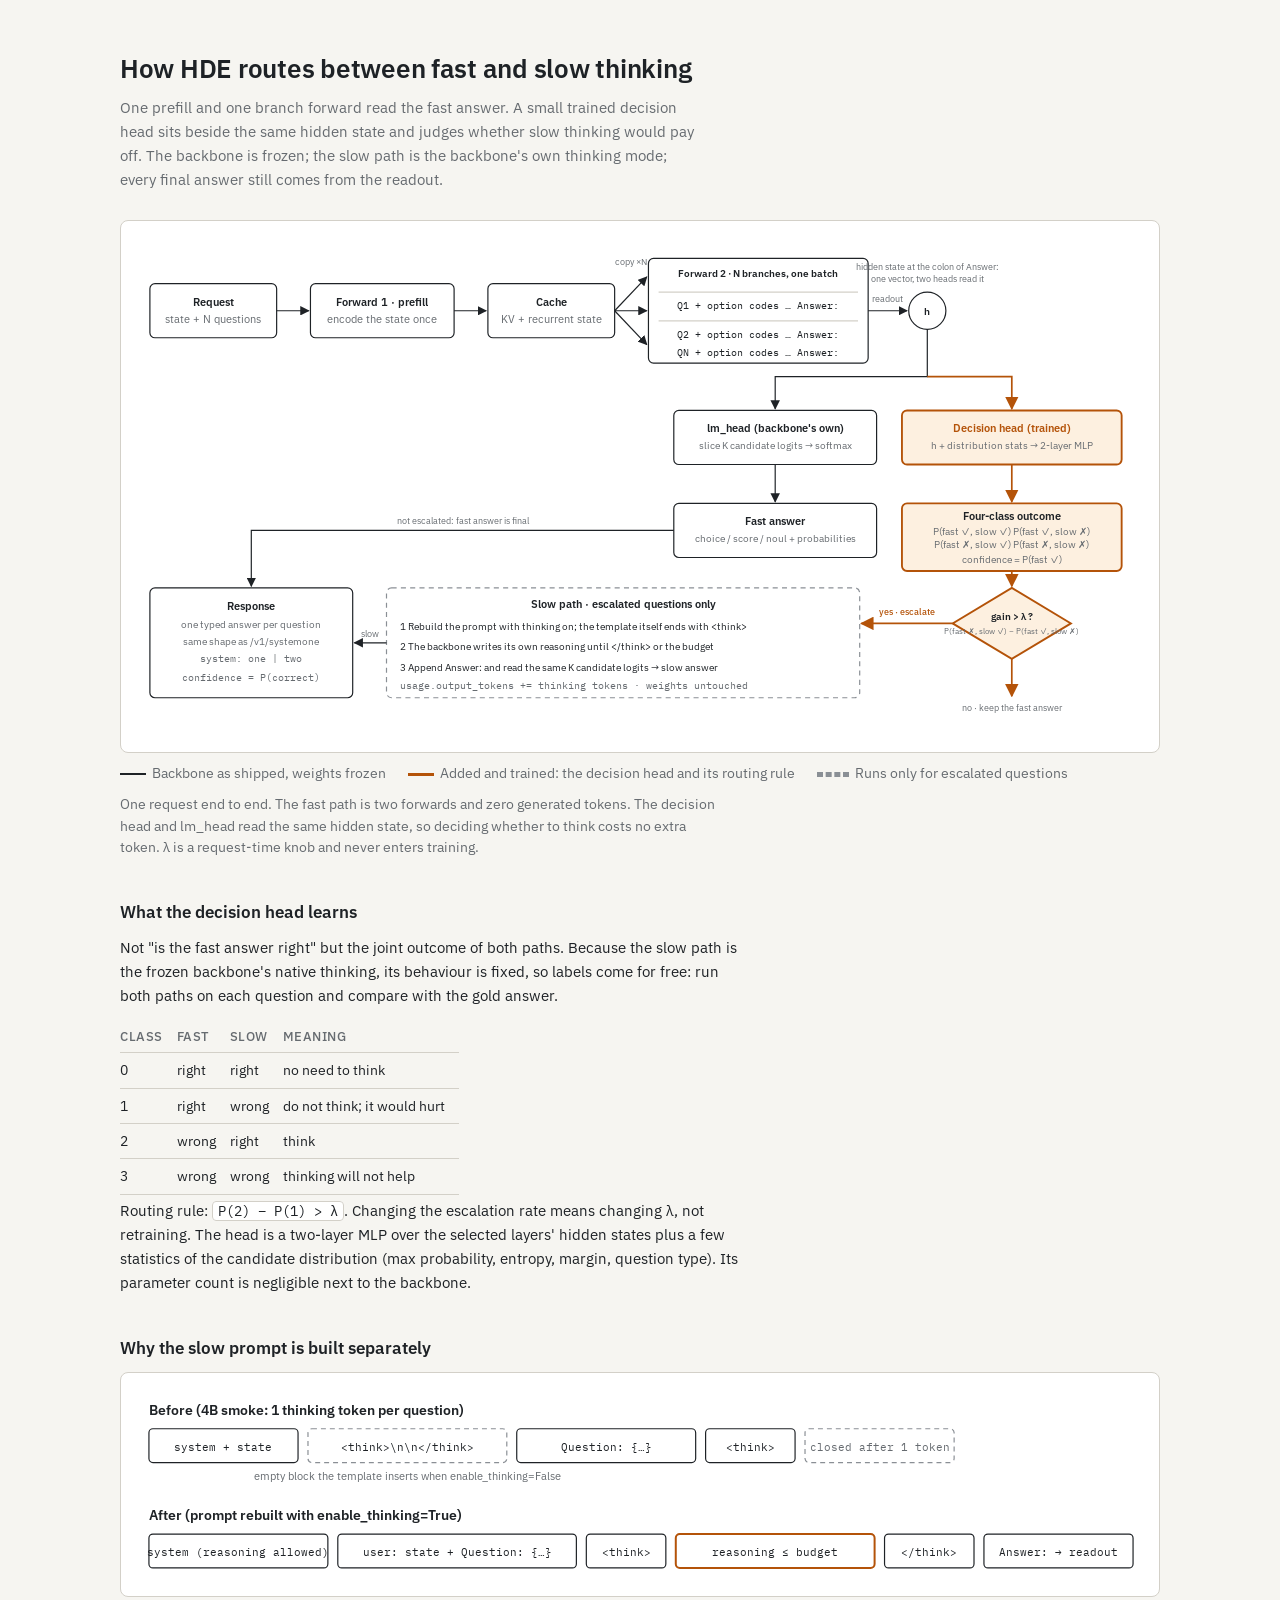
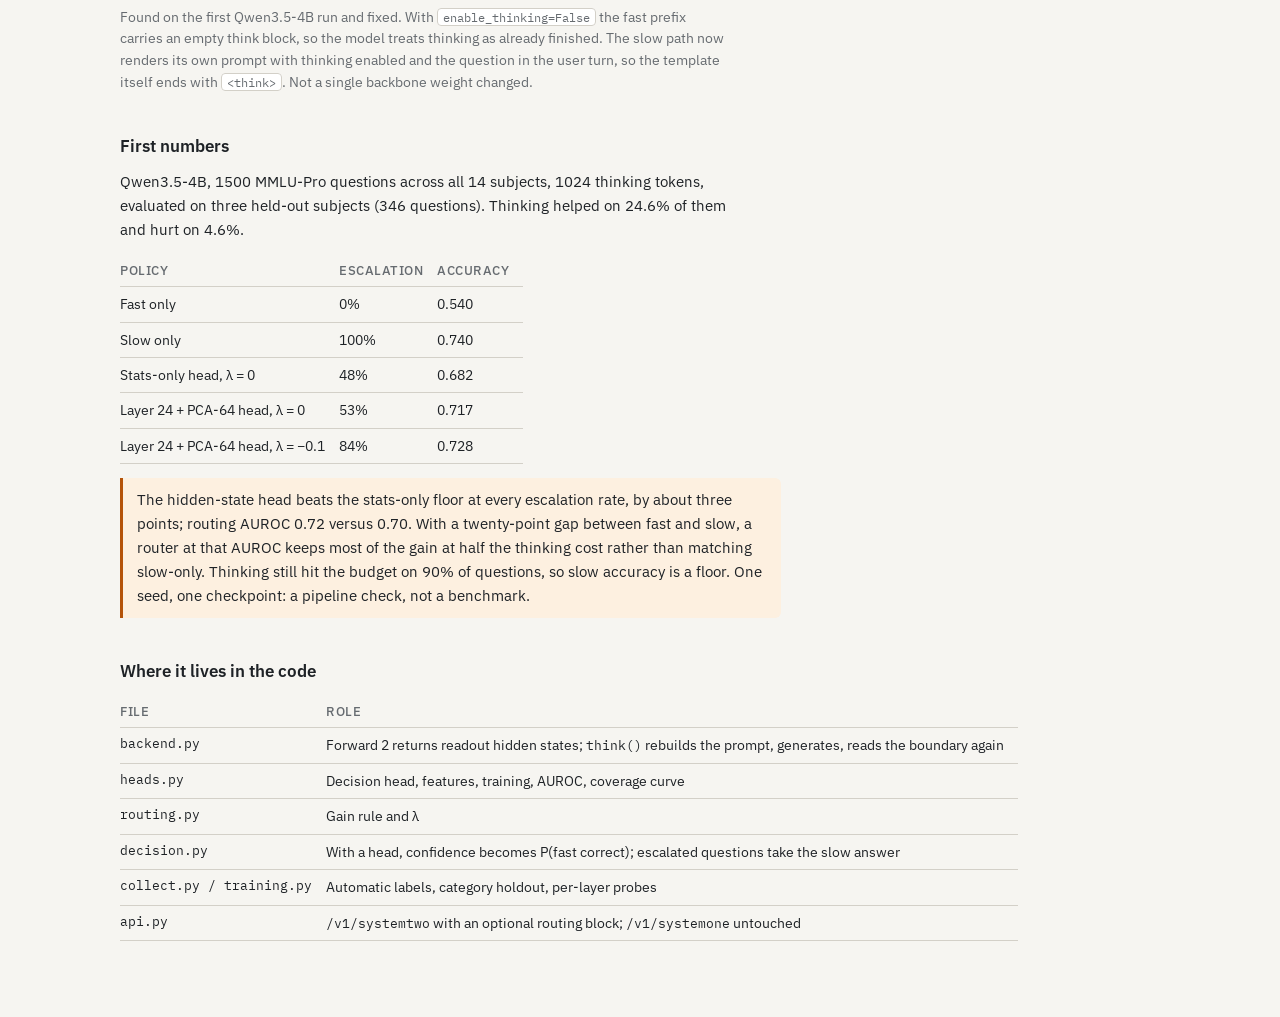
<file: docs/design/fast-slow-diagram.html>
<!doctype html>
<html lang="en">
<head>
<meta charset="utf-8">
<meta name="viewport" content="width=device-width, initial-scale=1">
<title>HDE Fast and Slow</title>
<link rel="stylesheet" href="https://fonts.googleapis.com/css2?family=IBM+Plex+Sans:wght@400;500;600&family=IBM+Plex+Mono:wght@400;500&display=swap">
<style>
  :root {
    --bg: #f6f5f1;
    --panel: #ffffff;
    --ink: #1e2226;
    --muted: #666b70;
    --line: #d3d0c8;
    --accent: #b45309;
    --accent-soft: #fdf0e0;
    --dash: #8a8f95;
  }
  @media (prefers-color-scheme: dark) {
    :root:not([data-theme="light"]) {
      --bg: #16181b; --panel: #1e2125; --ink: #e8e6e0; --muted: #a0a4a8;
      --line: #3a3e43; --accent: #f2b544; --accent-soft: #33291a; --dash: #8a8f95;
    }
  }
  :root[data-theme="dark"] {
    --bg: #16181b; --panel: #1e2125; --ink: #e8e6e0; --muted: #a0a4a8;
    --line: #3a3e43; --accent: #f2b544; --accent-soft: #33291a; --dash: #8a8f95;
  }
  body {
    background: var(--bg); color: var(--ink);
    font-family: "IBM Plex Sans", "Helvetica Neue", Arial, sans-serif;
    font-size: 15px; line-height: 1.6;
  }
  .wrap { max-width: 1040px; margin: 0 auto; padding-block: 40px 64px; padding-inline: 20px; }
  h1 { font-size: 26px; font-weight: 600; letter-spacing: -0.01em; margin: 0 0 6px; text-wrap: balance; }
  .lede { color: var(--muted); margin: 0 0 28px; max-width: 64ch; }
  h2 { font-size: 17px; font-weight: 600; margin: 40px 0 10px; }
  p { max-width: 70ch; margin: 0 0 12px; }
  code, .mono { font-family: "IBM Plex Mono", ui-monospace, Menlo, monospace; font-size: 0.92em; }
  code { background: var(--panel); border: 1px solid var(--line); border-radius: 4px; padding: 0 5px; }
  figure { margin: 0; }
  .scroll { overflow-x: auto; background: var(--panel); border: 1px solid var(--line); border-radius: 8px; padding: 12px; }
  svg { display: block; max-width: 100%; height: auto; min-width: 780px; color: var(--ink); font-family: "IBM Plex Sans", Arial, sans-serif; }
  svg .mono { font-family: "IBM Plex Mono", Menlo, monospace; }
  figcaption { color: var(--muted); font-size: 13.5px; margin-top: 10px; max-width: 76ch; }
  .legend { display: flex; flex-wrap: wrap; gap: 8px 22px; margin: 10px 0 0; padding: 0; list-style: none; font-size: 13.5px; color: var(--muted); }
  .legend span.sw { display: inline-block; width: 26px; height: 0; border-top: 2px solid var(--ink); vertical-align: middle; margin-right: 6px; }
  .legend span.sw.acc { border-color: var(--accent); border-width: 3px; }
  .legend span.sw.dash { border-style: dashed; border-color: var(--dash); }
  table { border-collapse: collapse; font-size: 14px; margin: 8px 0 4px; }
  th, td { text-align: left; padding: 6px 14px 6px 0; border-bottom: 1px solid var(--line); vertical-align: top; }
  th { color: var(--muted); font-weight: 500; font-size: 12.5px; letter-spacing: 0.04em; text-transform: uppercase; }
  td.num { font-variant-numeric: tabular-nums; }
  .note { border-left: 3px solid var(--accent); background: var(--accent-soft); padding: 10px 14px; border-radius: 0 6px 6px 0; margin: 14px 0; max-width: 70ch; }
</style>
</head>
<body>

<div class="wrap">
  <h1>How HDE routes between fast and slow thinking</h1>
  <p class="lede">One prefill and one branch forward read the fast answer. A small trained decision head sits beside the same hidden state and judges whether slow thinking would pay off. The backbone is frozen; the slow path is the backbone's own thinking mode; every final answer still comes from the readout.</p>

  <figure>
    <div class="scroll">
      <svg viewBox="0 0 1200 600" role="img" aria-label="HDE request flow: the state is prefilled once into a cache, copied N ways and joined with each question's suffix for one batched forward; the hidden state at the Answer colon feeds both lm_head, giving the fast answer, and the decision head, giving a four-class outcome distribution; questions whose escalation gain exceeds lambda take the slow path, which generates reasoning in thinking mode and then reads the same Answer boundary; the response merges fast and slow answers.">
        <defs>
          <marker id="arr" viewBox="0 0 10 10" refX="9" refY="5" markerWidth="8" markerHeight="8" orient="auto-start-reverse">
            <path d="M0,0 L10,5 L0,10 z" fill="currentColor"/>
          </marker>
          <marker id="arr-acc" viewBox="0 0 10 10" refX="9" refY="5" markerWidth="8" markerHeight="8" orient="auto-start-reverse">
            <path d="M0,0 L10,5 L0,10 z" fill="var(--accent)"/>
          </marker>
        </defs>
        <g fill="none" stroke="currentColor" stroke-width="1.4">
          <rect x="20" y="60" width="150" height="64" rx="6" fill="var(--panel)"/>
          <rect x="210" y="60" width="170" height="64" rx="6" fill="var(--panel)"/>
          <rect x="420" y="60" width="150" height="64" rx="6" fill="var(--panel)"/>
          <rect x="610" y="30" width="260" height="124" rx="6" fill="var(--panel)"/>
          <line x1="622" y1="70" x2="858" y2="70" stroke="var(--line)"/>
          <line x1="622" y1="104" x2="858" y2="104" stroke="var(--line)"/>
          <circle cx="940" cy="92" r="22" fill="var(--panel)"/>
          <rect x="640" y="210" width="240" height="64" rx="6" fill="var(--panel)"/>
          <rect x="640" y="320" width="240" height="64" rx="6" fill="var(--panel)"/>
          <rect x="20" y="420" width="240" height="130" rx="6" fill="var(--panel)"/>
          <rect x="300" y="420" width="560" height="130" rx="6" fill="var(--panel)" stroke="var(--dash)" stroke-dasharray="6 5"/>
        </g>
        <g fill="none" stroke="var(--accent)" stroke-width="2.2">
          <rect x="910" y="210" width="260" height="64" rx="6" fill="var(--accent-soft)"/>
          <rect x="910" y="320" width="260" height="80" rx="6" fill="var(--accent-soft)"/>
          <polygon points="1040,420 1110,462 1040,504 970,462" fill="var(--accent-soft)"/>
        </g>

        <g fill="none" stroke="currentColor" stroke-width="1.4" marker-end="url(#arr)">
          <line x1="170" y1="92" x2="208" y2="92"/>
          <line x1="380" y1="92" x2="418" y2="92"/>
          <line x1="570" y1="92" x2="608" y2="52"/>
          <line x1="570" y1="92" x2="608" y2="92"/>
          <line x1="570" y1="92" x2="608" y2="132"/>
          <line x1="870" y1="92" x2="916" y2="92"/>
          <polyline points="940,114 940,170 760,170 760,208"/>
          <line x1="760" y1="274" x2="760" y2="318"/>
          <polyline points="640,352 140,352 140,418"/>
          <line x1="300" y1="485" x2="262" y2="485"/>
        </g>
        <g fill="none" stroke="var(--accent)" stroke-width="2" marker-end="url(#arr-acc)">
          <polyline points="940,170 1040,170 1040,208"/>
          <line x1="1040" y1="274" x2="1040" y2="318"/>
          <line x1="1040" y1="400" x2="1040" y2="418"/>
          <line x1="970" y1="462" x2="862" y2="462"/>
          <line x1="1040" y1="504" x2="1040" y2="548"/>
        </g>

        <g font-size="12.5" fill="currentColor">
          <text x="95" y="86" text-anchor="middle" font-weight="600">Request</text>
          <text x="95" y="106" text-anchor="middle" fill="var(--muted)">state + N questions</text>

          <text x="295" y="86" text-anchor="middle" font-weight="600">Forward 1 · prefill</text>
          <text x="295" y="106" text-anchor="middle" fill="var(--muted)">encode the state once</text>

          <text x="495" y="86" text-anchor="middle" font-weight="600">Cache</text>
          <text x="495" y="106" text-anchor="middle" fill="var(--muted)">KV + recurrent state</text>
          <text x="589" y="38" text-anchor="middle" fill="var(--muted)" font-size="11">copy ×N</text>

          <text x="740" y="52" text-anchor="middle" font-weight="600" font-size="12">Forward 2 · N branches, one batch</text>
          <text x="740" y="90" text-anchor="middle" class="mono" font-size="11.5">Q1 + option codes … Answer:</text>
          <text x="740" y="124" text-anchor="middle" class="mono" font-size="11.5">Q2 + option codes … Answer:</text>
          <text x="740" y="146" text-anchor="middle" class="mono" font-size="11.5">QN + option codes … Answer:</text>
          <text x="893" y="82" text-anchor="middle" fill="var(--muted)" font-size="11">readout</text>

          <text x="940" y="97" text-anchor="middle" font-weight="600" class="mono">h</text>
          <text x="940" y="44" text-anchor="middle" fill="var(--muted)" font-size="11">hidden state at the colon of Answer:</text>
          <text x="940" y="58" text-anchor="middle" fill="var(--muted)" font-size="11">one vector, two heads read it</text>

          <text x="760" y="236" text-anchor="middle" font-weight="600">lm_head (backbone's own)</text>
          <text x="760" y="256" text-anchor="middle" fill="var(--muted)" font-size="12">slice K candidate logits → softmax</text>

          <text x="760" y="346" text-anchor="middle" font-weight="600">Fast answer</text>
          <text x="760" y="366" text-anchor="middle" fill="var(--muted)" font-size="12">choice / score / noul + probabilities</text>
          <text x="390" y="344" text-anchor="middle" fill="var(--muted)" font-size="11">not escalated: fast answer is final</text>

          <text x="1040" y="236" text-anchor="middle" font-weight="600" fill="var(--accent)">Decision head (trained)</text>
          <text x="1040" y="256" text-anchor="middle" fill="var(--muted)" font-size="12">h + distribution stats → 2-layer MLP</text>

          <text x="1040" y="340" text-anchor="middle" font-weight="600">Four-class outcome</text>
          <text x="1040" y="358" text-anchor="middle" fill="var(--muted)" font-size="11.5">P(fast ✓, slow ✓)   P(fast ✓, slow ✗)</text>
          <text x="1040" y="373" text-anchor="middle" fill="var(--muted)" font-size="11.5">P(fast ✗, slow ✓)   P(fast ✗, slow ✗)</text>
          <text x="1040" y="390" text-anchor="middle" fill="var(--muted)" font-size="11.5">confidence = P(fast ✓)</text>

          <text x="1040" y="458" text-anchor="middle" font-weight="600" font-size="12">gain &gt; λ ?</text>
          <text x="1040" y="474" text-anchor="middle" fill="var(--muted)" font-size="10">P(fast ✗, slow ✓) − P(fast ✓, slow ✗)</text>
          <text x="916" y="452" text-anchor="middle" fill="var(--accent)" font-size="11" font-weight="500">yes · escalate</text>
          <text x="1040" y="566" text-anchor="middle" fill="var(--muted)" font-size="11">no · keep the fast answer</text>

          <text x="580" y="444" text-anchor="middle" font-weight="600">Slow path · escalated questions only</text>
          <text x="316" y="470" font-size="12">1  Rebuild the prompt with thinking on; the template itself ends with &lt;think&gt;</text>
          <text x="316" y="494" font-size="12">2  The backbone writes its own reasoning until &lt;/think&gt; or the budget</text>
          <text x="316" y="518" font-size="12">3  Append Answer: and read the same K candidate logits → slow answer</text>
          <text x="316" y="540" font-size="11" fill="var(--muted)" class="mono">usage.output_tokens += thinking tokens · weights untouched</text>

          <text x="140" y="446" text-anchor="middle" font-weight="600">Response</text>
          <text x="140" y="468" text-anchor="middle" fill="var(--muted)" font-size="12">one typed answer per question</text>
          <text x="140" y="488" text-anchor="middle" fill="var(--muted)" font-size="12">same shape as /v1/systemone</text>
          <text x="140" y="508" text-anchor="middle" fill="var(--muted)" font-size="12" class="mono">system: one | two</text>
          <text x="140" y="530" text-anchor="middle" fill="var(--muted)" font-size="12" class="mono">confidence = P(correct)</text>
          <text x="281" y="478" text-anchor="middle" fill="var(--muted)" font-size="11">slow</text>
        </g>
      </svg>
    </div>
    <ul class="legend">
      <li><span class="sw"></span>Backbone as shipped, weights frozen</li>
      <li><span class="sw acc"></span>Added and trained: the decision head and its routing rule</li>
      <li><span class="sw dash"></span>Runs only for escalated questions</li>
    </ul>
    <figcaption>One request end to end. The fast path is two forwards and zero generated tokens. The decision head and lm_head read the same hidden state, so deciding whether to think costs no extra token. λ is a request-time knob and never enters training.</figcaption>
  </figure>

  <h2>What the decision head learns</h2>
  <p>Not "is the fast answer right" but the joint outcome of both paths. Because the slow path is the frozen backbone's native thinking, its behaviour is fixed, so labels come for free: run both paths on each question and compare with the gold answer.</p>
  <table>
    <tr><th>Class</th><th>Fast</th><th>Slow</th><th>Meaning</th></tr>
    <tr><td class="num">0</td><td>right</td><td>right</td><td>no need to think</td></tr>
    <tr><td class="num">1</td><td>right</td><td>wrong</td><td>do not think; it would hurt</td></tr>
    <tr><td class="num">2</td><td>wrong</td><td>right</td><td>think</td></tr>
    <tr><td class="num">3</td><td>wrong</td><td>wrong</td><td>thinking will not help</td></tr>
  </table>
  <p>Routing rule: <code>P(2) − P(1) &gt; λ</code>. Changing the escalation rate means changing λ, not retraining. The head is a two-layer MLP over the selected layers' hidden states plus a few statistics of the candidate distribution (max probability, entropy, margin, question type). Its parameter count is negligible next to the backbone.</p>

  <h2>Why the slow prompt is built separately</h2>
  <figure>
    <div class="scroll">
      <svg viewBox="0 0 1020 200" role="img" aria-label="Two slow-path prompts compared. Before: the fast prefix was reused, and it already contained an empty think block, so the model closed the appended think tag after one token. After: the prompt is rebuilt with thinking enabled, the question goes in the user turn, and the template itself ends with an open think tag, so the model writes its reasoning.">
        <g font-size="12.5" fill="currentColor" class="mono">
          <text x="16" y="30" font-weight="600" font-family="IBM Plex Sans, Arial">Before (4B smoke: 1 thinking token per question)</text>
          <g stroke="currentColor" stroke-width="1.2" fill="var(--panel)">
            <rect x="16" y="44" width="150" height="34" rx="4"/>
            <rect x="176" y="44" width="200" height="34" rx="4" stroke="var(--dash)" stroke-dasharray="5 4"/>
            <rect x="386" y="44" width="180" height="34" rx="4"/>
            <rect x="576" y="44" width="90" height="34" rx="4"/>
            <rect x="676" y="44" width="150" height="34" rx="4" stroke="var(--dash)" stroke-dasharray="5 4"/>
          </g>
          <text x="91" y="66" text-anchor="middle" font-size="11.5">system + state</text>
          <text x="276" y="66" text-anchor="middle" font-size="11.5">&lt;think&gt;\n\n&lt;/think&gt;</text>
          <text x="476" y="66" text-anchor="middle" font-size="11.5">Question: {…}</text>
          <text x="621" y="66" text-anchor="middle" font-size="11.5">&lt;think&gt;</text>
          <text x="751" y="66" text-anchor="middle" font-size="11.5" fill="var(--muted)">closed after 1 token</text>
          <text x="276" y="96" text-anchor="middle" font-size="11" fill="var(--muted)" font-family="IBM Plex Sans, Arial">empty block the template inserts when enable_thinking=False</text>

          <text x="16" y="136" font-weight="600" font-family="IBM Plex Sans, Arial">After (prompt rebuilt with enable_thinking=True)</text>
          <g stroke="currentColor" stroke-width="1.2" fill="var(--panel)">
            <rect x="16" y="150" width="180" height="34" rx="4"/>
            <rect x="206" y="150" width="240" height="34" rx="4"/>
            <rect x="456" y="150" width="80" height="34" rx="4"/>
            <rect x="546" y="150" width="200" height="34" rx="4" stroke="var(--accent)" stroke-width="2"/>
            <rect x="756" y="150" width="90" height="34" rx="4"/>
            <rect x="856" y="150" width="150" height="34" rx="4"/>
          </g>
          <text x="106" y="172" text-anchor="middle" font-size="11.5">system (reasoning allowed)</text>
          <text x="326" y="172" text-anchor="middle" font-size="11.5">user: state + Question: {…}</text>
          <text x="496" y="172" text-anchor="middle" font-size="11.5">&lt;think&gt;</text>
          <text x="646" y="172" text-anchor="middle" font-size="11.5">reasoning ≤ budget</text>
          <text x="801" y="172" text-anchor="middle" font-size="11.5">&lt;/think&gt;</text>
          <text x="931" y="172" text-anchor="middle" font-size="11.5">Answer: → readout</text>
        </g>
      </svg>
    </div>
    <figcaption>Found on the first Qwen3.5-4B run and fixed. With <code>enable_thinking=False</code> the fast prefix carries an empty think block, so the model treats thinking as already finished. The slow path now renders its own prompt with thinking enabled and the question in the user turn, so the template itself ends with <code>&lt;think&gt;</code>. Not a single backbone weight changed.</figcaption>
  </figure>

  <h2>First numbers</h2>
  <p>Qwen3.5-4B, 1500 MMLU-Pro questions across all 14 subjects, 1024 thinking tokens, evaluated on three held-out subjects (346 questions). Thinking helped on 24.6% of them and hurt on 4.6%.</p>
  <table>
    <tr><th>Policy</th><th>Escalation</th><th>Accuracy</th></tr>
    <tr><td>Fast only</td><td class="num">0%</td><td class="num">0.540</td></tr>
    <tr><td>Slow only</td><td class="num">100%</td><td class="num">0.740</td></tr>
    <tr><td>Stats-only head, λ = 0</td><td class="num">48%</td><td class="num">0.682</td></tr>
    <tr><td>Layer 24 + PCA-64 head, λ = 0</td><td class="num">53%</td><td class="num">0.717</td></tr>
    <tr><td>Layer 24 + PCA-64 head, λ = −0.1</td><td class="num">84%</td><td class="num">0.728</td></tr>
  </table>
  <div class="note">The hidden-state head beats the stats-only floor at every escalation rate, by about three points; routing AUROC 0.72 versus 0.70. With a twenty-point gap between fast and slow, a router at that AUROC keeps most of the gain at half the thinking cost rather than matching slow-only. Thinking still hit the budget on 90% of questions, so slow accuracy is a floor. One seed, one checkpoint: a pipeline check, not a benchmark.</div>

  <h2>Where it lives in the code</h2>
  <table>
    <tr><th>File</th><th>Role</th></tr>
    <tr><td class="mono">backend.py</td><td>Forward 2 returns readout hidden states; <span class="mono">think()</span> rebuilds the prompt, generates, reads the boundary again</td></tr>
    <tr><td class="mono">heads.py</td><td>Decision head, features, training, AUROC, coverage curve</td></tr>
    <tr><td class="mono">routing.py</td><td>Gain rule and λ</td></tr>
    <tr><td class="mono">decision.py</td><td>With a head, confidence becomes P(fast correct); escalated questions take the slow answer</td></tr>
    <tr><td class="mono">collect.py / training.py</td><td>Automatic labels, category holdout, per-layer probes</td></tr>
    <tr><td class="mono">api.py</td><td><span class="mono">/v1/systemtwo</span> with an optional routing block; <span class="mono">/v1/systemone</span> untouched</td></tr>
  </table>
</div>
</body>
</html>
</file>
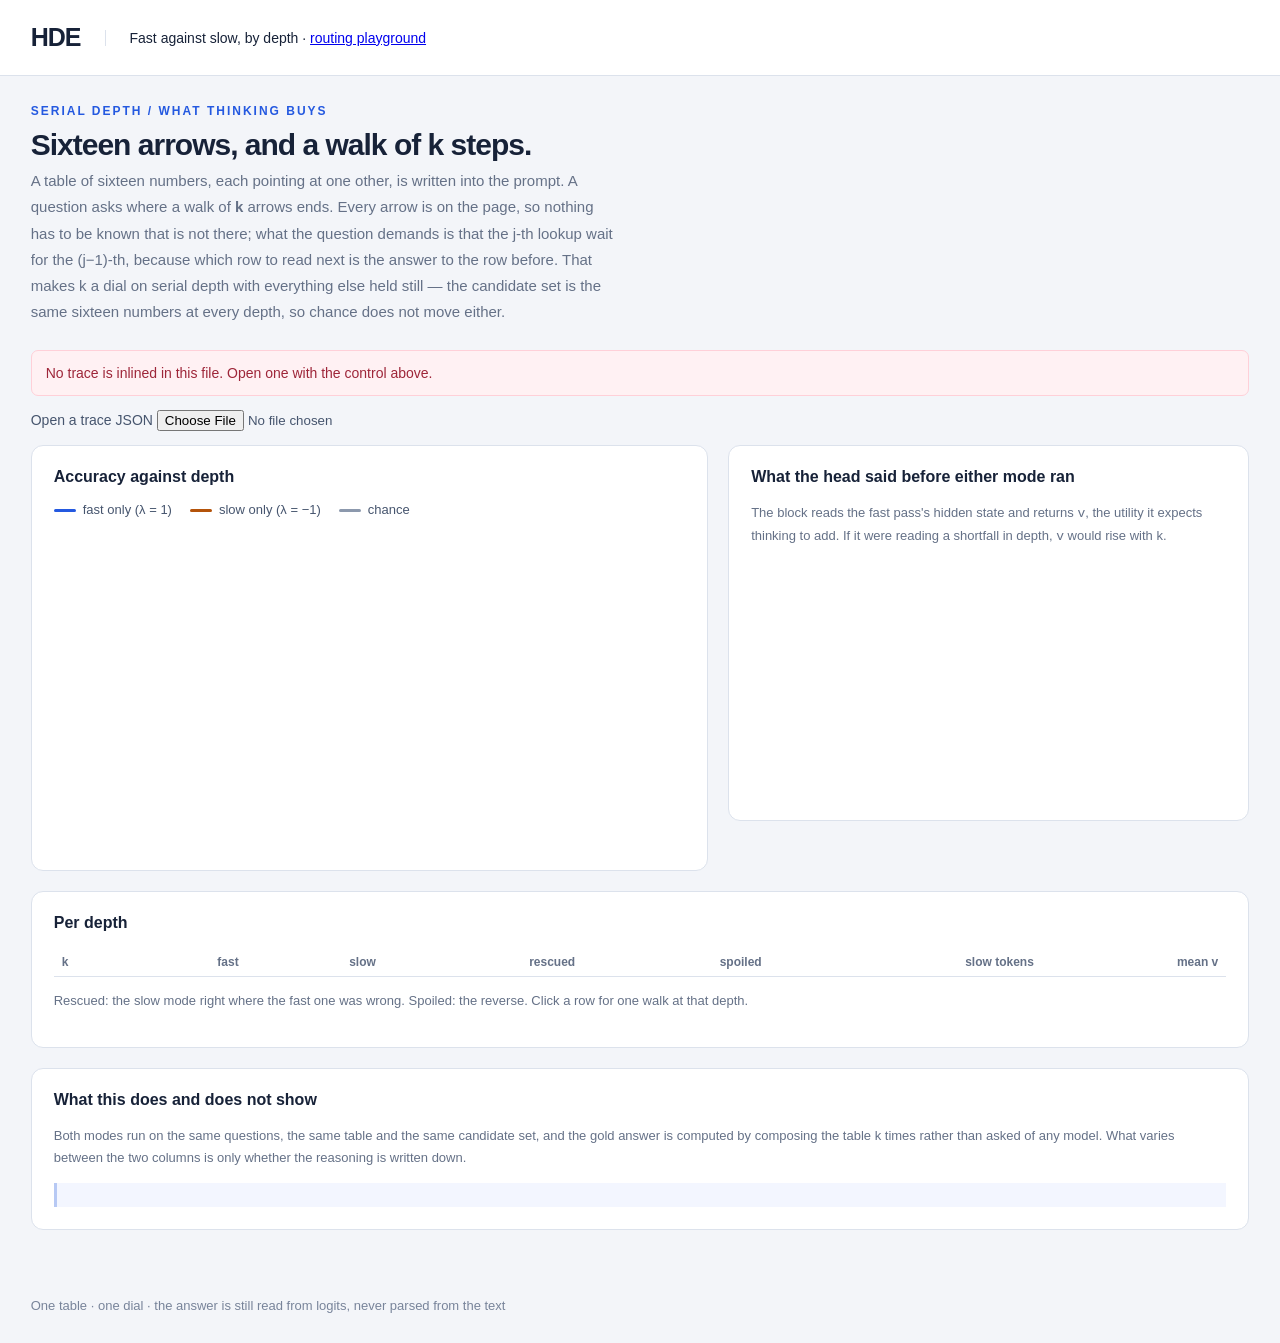
<file: src/hde/static/compare.html>
<!doctype html>
<html lang="en">
<head>
<meta charset="utf-8"><meta name="viewport" content="width=device-width,initial-scale=1">
<title>HDE · Fast against slow, by depth</title>
<style>
:root{font-family:Inter,-apple-system,BlinkMacSystemFont,"Segoe UI",sans-serif;color:#172238;background:#f3f5f9;font-size:16px;--line:#dce2ec;--blue:#2459e0;--slow:#b4530a;--grey:#8c99ad}
*{box-sizing:border-box}body{margin:0}
header{height:76px;background:#fff;border-bottom:1px solid var(--line);display:flex;align-items:center;gap:24px;padding:0 clamp(20px,2.4vw,48px)}
.brand{color:#172238;text-decoration:none;font-size:25px;font-weight:800;letter-spacing:-1px}.brand span{color:var(--blue)}
.subtitle{font-size:14px;border-left:1px solid var(--line);padding-left:24px}
main{padding:28px clamp(20px,2.4vw,48px) 48px}
.eyebrow{font-size:12px;letter-spacing:2px;color:var(--blue);font-weight:700;margin:0}
h1{font-size:30px;letter-spacing:-1px;margin:10px 0 6px}
.lede{color:#657187;font-size:15px;line-height:1.75;max-width:70ch;margin:0 0 24px}
.panel{background:#fff;border:1px solid var(--line);border-radius:12px;padding:22px;margin-bottom:20px}
h2{font-size:16px;margin:0 0 16px}
.two{display:grid;grid-template-columns:minmax(0,1.3fr) minmax(320px,1fr);gap:20px;align-items:start}
@media(max-width:1000px){.two{grid-template-columns:1fr}}
table{border-collapse:collapse;width:100%;font-variant-numeric:tabular-nums;font-size:14px}
th,td{padding:7px 8px;border-bottom:1px solid var(--line);text-align:right;white-space:nowrap}
th:first-child,td:first-child{text-align:left}
th{font-size:12px;color:#657187;font-weight:600}
tbody tr:hover{background:#f7f9fc;cursor:pointer}tbody tr.on{background:#edf2ff}
.fast{color:var(--blue)}.slow{color:var(--slow)}.dim{color:var(--grey)}
.key{display:flex;gap:18px;flex-wrap:wrap;font-size:13px;color:#46556e;margin:0 0 14px}
.key i{display:inline-block;width:22px;height:3px;border-radius:2px;vertical-align:middle;margin-right:7px}
.hint{font-size:13px;color:#657187;line-height:1.7}
.notice{border-left:3px solid #b7c9f4;background:#f3f6ff;padding:12px;font-size:13px;line-height:1.7;color:#475f91;margin:14px 0 0}
.walk{display:flex;flex-wrap:wrap;gap:6px;align-items:center;margin:10px 0 16px;font-family:ui-monospace,monospace;font-size:13px}
.walk b{background:#edf2ff;color:var(--blue);padding:3px 8px;border-radius:4px;font-weight:600}
.walk b.end{background:#e6f4ea;color:#1a7f37}.walk span{color:var(--grey)}
.cards{display:grid;grid-template-columns:1fr 1fr;gap:14px}
@media(max-width:700px){.cards{grid-template-columns:1fr}}
.card{border:1px solid var(--line);border-radius:10px;padding:14px}
.card h3{margin:0 0 10px;font-size:13px;letter-spacing:.04em;text-transform:uppercase;color:#657187}
.verdict{font-family:ui-monospace,monospace;font-size:22px}
.right{color:#1a7f37}.wrong{color:#b42318}
pre{white-space:pre-wrap;overflow-wrap:anywhere;font-size:12.5px;background:#f7f9fc;border:1px solid var(--line);border-radius:6px;padding:10px;max-height:260px;overflow:auto;margin:10px 0 0}
#error{color:#9e2639;background:#fff1f3;border:1px solid #ffd0d8;padding:14px;border-radius:7px;font-size:14px}
label.upload{display:inline-block;font-size:14px;color:#46556e;margin-bottom:14px}
footer{padding:0 clamp(20px,2.4vw,48px) 30px;color:#78849a;font-size:13px}
</style>
</head>
<body>
<header><a href="/" class="brand">HDE</a><span class="subtitle">Fast against slow, by depth · <a href="/routing">routing playground</a></span></header>
<main>
  <p class="eyebrow">SERIAL DEPTH / WHAT THINKING BUYS</p>
  <h1>Sixteen arrows, and a walk of k steps.</h1>
  <p class="lede">A table of sixteen numbers, each pointing at one other, is written into the prompt.
  A question asks where a walk of <b>k</b> arrows ends. Every arrow is on the page, so nothing has to
  be known that is not there; what the question demands is that the j-th lookup wait for the
  (j−1)-th, because which row to read next is the answer to the row before. That makes k a dial on
  serial depth with everything else held still — the candidate set is the same sixteen numbers at
  every depth, so chance does not move either.</p>
  <p id="error" role="alert" hidden></p>
  <label class="upload" id="upload">Open a trace JSON <input id="file" type="file" accept=".json,application/json"></label>

  <div class="two">
    <section class="panel">
      <h2>Accuracy against depth</h2>
      <p class="key"><span><i style="background:#2459e0"></i>fast only (λ = 1)</span><span><i style="background:#b4530a"></i>slow only (λ = −1)</span><span><i style="background:#8c99ad"></i>chance</span></p>
      <svg id="chart" viewBox="0 0 760 300" width="100%" height="300" role="img" aria-label="Accuracy against walk depth"></svg>
      <p class="hint" id="chart-note"></p>
    </section>
    <section class="panel">
      <h2>What the head said before either mode ran</h2>
      <p class="hint">The block reads the fast pass's hidden state and returns <code>v</code>, the utility it
      expects thinking to add. If it were reading a shortfall in depth, <code>v</code> would rise with k.</p>
      <svg id="gain" viewBox="0 0 380 220" width="100%" height="220" role="img" aria-label="Value of thinking against depth"></svg>
      <p class="hint" id="gain-note"></p>
    </section>
  </div>

  <section class="panel">
    <h2>Per depth</h2>
    <table><thead><tr><th>k</th><th>fast</th><th>slow</th><th>rescued</th><th>spoiled</th><th>slow tokens</th><th>mean v</th></tr></thead><tbody id="rows"></tbody></table>
    <p class="hint">Rescued: the slow mode right where the fast one was wrong. Spoiled: the reverse.
    Click a row for one walk at that depth.</p>
  </section>

  <section class="panel" id="detail" hidden>
    <h2 id="detail-title">One walk</h2>
    <div class="walk" id="walk"></div>
    <div class="cards">
      <div class="card"><h3 class="fast">Fast only · λ = 1</h3><p class="verdict" id="fast-answer">—</p><p class="hint" id="fast-note"></p></div>
      <div class="card"><h3 class="slow">Slow only · λ = −1</h3><p class="verdict" id="slow-answer">—</p><p class="hint" id="slow-note"></p><pre id="slow-text" hidden></pre></div>
    </div>
  </section>

  <section class="panel">
    <h2>What this does and does not show</h2>
    <p class="hint">Both modes run on the same questions, the same table and the same candidate set, and
    the gold answer is computed by composing the table k times rather than asked of any model. What
    varies between the two columns is only whether the reasoning is written down.</p>
    <p class="notice" id="provenance"></p>
  </section>
</main>
<footer>One table · one dial · the answer is still read from logits, never parsed from the text</footer>

<script id="trace-data" type="application/json">"__HDE_COMPARE__"</script>
<script>
"use strict";
const el = (id) => document.getElementById(id);
const pct = (x) => `${(100 * x).toFixed(1)}%`;
let trace = null;

function fail(message) { el("error").textContent = message; el("error").hidden = false; }

function line(points, colour, dash) {
  const d = points.map(([x, y], i) => `${i ? "L" : "M"}${x.toFixed(1)},${y.toFixed(1)}`).join("");
  return `<path d="${d}" fill="none" stroke="${colour}" stroke-width="2.5"${dash ? ` stroke-dasharray="${dash}"` : ""}/>`;
}

function chart(summary, chance) {
  const W = 760, H = 300, L = 46, R = 14, T = 14, B = 34;
  const ks = summary.map((s) => s.depth);
  const x = (k) => L + (W - L - R) * (ks.length < 2 ? 0.5 : (k - ks[0]) / (ks[ks.length - 1] - ks[0]));
  const y = (v) => T + (H - T - B) * (1 - v);
  let svg = "";
  for (let g = 0; g <= 4; g++) {
    const v = g / 4;
    svg += `<line x1="${L}" x2="${W - R}" y1="${y(v)}" y2="${y(v)}" stroke="#e6eaf1"/>`;
    svg += `<text x="${L - 8}" y="${y(v) + 4}" font-size="11" fill="#8c99ad" text-anchor="end">${(100 * v).toFixed(0)}%</text>`;
  }
  for (const k of ks) {
    svg += `<text x="${x(k)}" y="${H - 12}" font-size="11" fill="#8c99ad" text-anchor="middle">${k}</text>`;
  }
  svg += line([[x(ks[0]), y(chance)], [x(ks[ks.length - 1]), y(chance)]], "#8c99ad", "4 4");
  svg += line(summary.map((s) => [x(s.depth), y(s.fast_accuracy)]), "#2459e0");
  svg += line(summary.map((s) => [x(s.depth), y(s.slow_accuracy)]), "#b4530a");
  for (const s of summary) {
    svg += `<circle cx="${x(s.depth)}" cy="${y(s.fast_accuracy)}" r="3.5" fill="#2459e0"/>`;
    svg += `<circle cx="${x(s.depth)}" cy="${y(s.slow_accuracy)}" r="3.5" fill="#b4530a"/>`;
  }
  svg += `<text x="${(L + W) / 2}" y="${H - 1}" font-size="11" fill="#657187" text-anchor="middle">walk depth k</text>`;
  el("chart").innerHTML = svg;
}

function gainChart(summary) {
  const values = summary.filter((s) => s.mean_value_of_thinking !== null);
  if (!values.length) {
    el("gain").innerHTML = "";
    el("gain-note").textContent = "No decision head was loaded for this run, so there is no v to show.";
    return;
  }
  const W = 380, H = 220, L = 50, R = 12, T = 12, B = 30;
  const ks = values.map((s) => s.depth);
  const vs = values.map((s) => s.mean_value_of_thinking);
  const lo = Math.min(0, ...vs), hi = Math.max(...vs, 0.001);
  const x = (k) => L + (W - L - R) * (ks.length < 2 ? 0.5 : (k - ks[0]) / (ks[ks.length - 1] - ks[0]));
  const y = (v) => T + (H - T - B) * (1 - (v - lo) / (hi - lo));
  let svg = `<line x1="${L}" x2="${W - R}" y1="${y(0)}" y2="${y(0)}" stroke="#e6eaf1"/>`;
  svg += `<text x="${L - 6}" y="${y(hi) + 4}" font-size="10" fill="#8c99ad" text-anchor="end">${hi.toFixed(3)}</text>`;
  svg += `<text x="${L - 6}" y="${y(lo) + 4}" font-size="10" fill="#8c99ad" text-anchor="end">${lo.toFixed(3)}</text>`;
  svg += line(values.map((s) => [x(s.depth), y(s.mean_value_of_thinking)]), "#2459e0");
  for (const s of values) svg += `<circle cx="${x(s.depth)}" cy="${y(s.mean_value_of_thinking)}" r="3" fill="#2459e0"/>`;
  svg += `<text x="${(L + W) / 2}" y="${H - 2}" font-size="10" fill="#657187" text-anchor="middle">walk depth k</text>`;
  el("gain").innerHTML = svg;

  const first = values[0].mean_value_of_thinking, last = values[values.length - 1].mean_value_of_thinking;
  el("gain-note").textContent = last > first
    ? `v rises from ${first.toFixed(4)} at k=${ks[0]} to ${last.toFixed(4)} at k=${ks[ks.length - 1]}, which is the direction a head reading depth would move.`
    : `v goes from ${first.toFixed(4)} at k=${ks[0]} to ${last.toFixed(4)} at k=${ks[ks.length - 1]}. It does not rise with depth, so whatever the head reads, it is not how many dependent steps the question needs.`;
}

function rows(summary) {
  el("rows").innerHTML = summary.map((s) => `<tr data-k="${s.depth}">
    <td>${s.depth}</td>
    <td class="fast">${pct(s.fast_accuracy)}</td>
    <td class="slow">${pct(s.slow_accuracy)}</td>
    <td>${pct(s.rescued)}</td>
    <td>${s.spoiled ? pct(s.spoiled) : "—"}</td>
    <td>${s.slow_tokens.toFixed(0)}</td>
    <td class="dim">${s.mean_value_of_thinking === null ? "—" : s.mean_value_of_thinking.toFixed(4)}</td>
  </tr>`).join("");
  for (const row of el("rows").children) {
    row.addEventListener("click", () => showWalk(Number(row.dataset.k), row));
  }
}

function showWalk(depth, row) {
  for (const other of el("rows").children) other.classList.toggle("on", other === row);
  // The first walk at this depth the slow mode answered differently, else the first.
  const here = trace.rows.filter((r) => r.depth === depth);
  const pick = here.find((r) => r.slow.correct !== r.fast.correct) || here[0];
  el("detail").hidden = false;
  el("detail-title").textContent = `One walk at k = ${depth}`;

  const start = Number(pick.instructions.split("Start at ")[1].split(" ")[0]);
  const steps = [start];
  for (let i = 0; i < depth; i++) steps.push(Number(trace.arrows[String(steps[steps.length - 1])]));
  el("walk").innerHTML = steps.map((n, i) =>
    `${i ? "<span>→</span>" : ""}<b${i === steps.length - 1 ? ' class="end"' : ""}>${n}</b>`).join("");

  for (const [side, answerId, noteId] of [["fast", "fast-answer", "fast-note"], ["slow", "slow-answer", "slow-note"]]) {
    const r = pick[side];
    el(answerId).innerHTML = `<span class="${r.correct ? "right" : "wrong"}">${r.answer ?? "—"}</span>`
      + ` <span class="dim" style="font-size:14px">gold ${pick.gold}</span>`;
    el(noteId).textContent = `${r.tokens} generated tokens · ${r.correct ? "correct" : "wrong"}`;
  }
  const text = pick.slow.reasoning;
  el("slow-text").hidden = !text;
  if (text) el("slow-text").textContent = text;
}

function load(value) {
  if (value?.schema_version !== "litjev.compare.v1" || !Array.isArray(value.rows) || !value.rows.length) {
    fail("Expected a non-empty litjev.compare.v1 trace.");
    return;
  }
  trace = value;
  el("error").hidden = true;
  chart(trace.summary, trace.chance);
  gainChart(trace.summary);
  rows(trace.summary);
  const first = trace.summary[0], last = trace.summary[trace.summary.length - 1];
  el("chart-note").textContent =
    `Chance is ${pct(trace.chance)} throughout. The fast mode goes from ${pct(first.fast_accuracy)} at k=${first.depth}`
    + ` to ${pct(last.fast_accuracy)} at k=${last.depth}; the slow mode, from ${pct(first.slow_accuracy)} to ${pct(last.slow_accuracy)}.`;
  const s = trace.settings || {};
  el("provenance").textContent =
    `${trace.rows.length} walks over ${trace.summary.length} depths, ${s.instances} per depth,`
    + ` one table (seed ${s.seed}), thinking budget ${s.budget} tokens.`
    + ` Fast only is λ = ${s.never_think}; slow only is λ = ${s.always_think}.`;
}

const inline = el("trace-data").textContent;
if (inline && inline.trim() !== '"__HDE_COMPARE__"') {
  try { load(JSON.parse(inline)); } catch (error) { fail(`Could not read the inlined trace: ${error.message}`); }
} else {
  el("error").hidden = false;
  el("error").textContent = "No trace is inlined in this file. Open one with the control above.";
}
el("file").addEventListener("change", async (event) => {
  const file = event.target.files[0];
  if (!file) return;
  try { load(JSON.parse(await file.text())); } catch (error) { fail(`Could not read that file: ${error.message}`); }
});
</script>
</body>
</html>
</file>
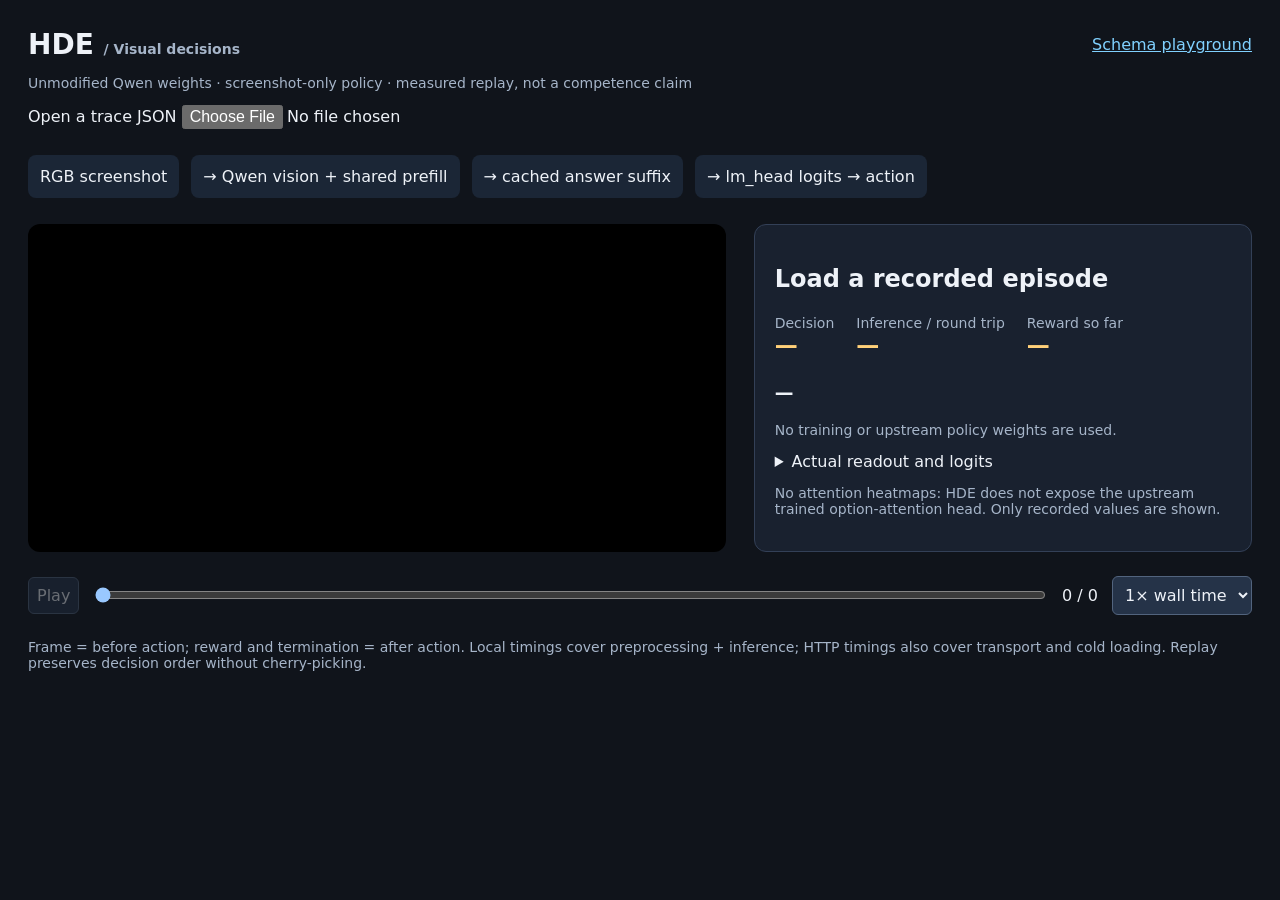
<file: src/hde/static/film.html>
<!doctype html>
<!-- Film/replay port inspired by jevlike (MIT, Copyright 2026 Minimal Labs).
     Modified for HDE: measured logits/probabilities, no trained-head heatmaps. -->
<html lang="en">
<head>
<meta charset="utf-8"><meta name="viewport" content="width=device-width,initial-scale=1">
<title>HDE · Visual decisions</title>
<style>
:root{color-scheme:dark;font:16px system-ui,sans-serif;background:#10141b;color:#eef2f8}
*{box-sizing:border-box}body{margin:0 auto;max-width:1500px;padding:28px}header{display:flex;justify-content:space-between;align-items:center;gap:20px}h1{font-size:28px;margin:0}a{color:#80d1ff}.muted{color:#a6b5c9;font-size:14px}input,button,select{font:inherit}button,select{background:#253348;color:inherit;border:1px solid #52647e;border-radius:6px;padding:8px;cursor:pointer}button:disabled{opacity:.4;cursor:default}.pipeline{display:flex;gap:12px;flex-wrap:wrap;margin:26px 0}.pipeline span{background:#1b2636;padding:12px;border-radius:8px}.layout{display:grid;grid-template-columns:minmax(0,1.4fr) minmax(300px,1fr);gap:28px}.screen{background:#000;border-radius:12px;overflow:hidden;display:flex;align-items:center;justify-content:center;min-height:300px}.screen img{width:100%;object-fit:contain;max-height:620px}.panel{background:#19212f;border:1px solid #334057;padding:20px;border-radius:12px}.metrics{display:flex;flex-wrap:wrap;gap:22px;margin-bottom:24px}.metrics strong{display:block;font-size:23px;color:#ffd079}.prob{display:grid;grid-template-columns:150px 1fr 65px;gap:10px;align-items:center;margin:16px 0}.prob.selected{color:#ffd079}progress{width:100%;accent-color:#64bfff}.controls{display:flex;align-items:center;gap:14px;margin:24px 0}.controls input{flex:1;min-width:30px}pre{white-space:pre-wrap;overflow-wrap:anywhere;font-size:12px;max-height:240px;overflow:auto}#error{color:#ff8c90}.capture header,.capture .controls,.capture #upload{display:none}.capture body{max-width:none}.capture .layout{height:68vh}@media(max-width:800px){.layout{grid-template-columns:1fr}.pipeline{font-size:12px}body{padding:16px}.prob{grid-template-columns:125px 1fr 60px}header{flex-wrap:wrap}}
</style>
<style>
#live-history{margin-top:24px}#latency-chart{width:100%;height:100px}#timeline{display:flex;gap:3px;height:24px;margin:12px 0}#timeline span{flex:1;min-width:2px;border-radius:3px;background:#64bfff}#recording-note{overflow-wrap:anywhere}
</style>
</head>
<body>
<header><h1>HDE <span class="muted">/ Visual decisions</span></h1><a href="/">Schema playground</a></header>
<p id="description" class="muted">Unmodified Qwen weights · screenshot-only policy · measured replay, not a competence claim</p>
<label id="upload">Open a trace JSON <input id="file" type="file" accept=".json,application/json"></label>
<p id="error" role="alert"></p>
<div id="pipeline" class="pipeline"><span>RGB screenshot</span><span>→ Qwen vision + shared prefill</span><span>→ cached answer suffix</span><span>→ lm_head logits → action</span></div>
<div class="layout">
 <div class="screen"><img id="frame" alt="The exact pre-action screenshot supplied to the policy" hidden></div>
 <section class="panel"><h2 id="environment">Load a recorded episode</h2>
  <div class="metrics"><div><span class="muted">Decision</span><strong id="step">—</strong></div><div><span id="latency-label" class="muted">Inference / round trip</span><strong id="latency">—</strong></div><div><span class="muted">Reward so far</span><strong id="reward">—</strong></div></div>
  <h3 id="action">—</h3><div id="probabilities"></div>
  <p id="status" class="muted">No training or upstream policy weights are used.</p>
  <details><summary id="readout-label">Actual readout and logits</summary><pre id="provenance"></pre></details>
  <p class="muted">No attention heatmaps: HDE does not expose the upstream trained option-attention head. Only recorded values are shown.</p>
  <div id="live-history" hidden><p class="muted">Environment step latency · last 90 decisions</p><canvas id="latency-chart" aria-label="Environment step latency history"></canvas><p id="latency-mean" class="muted"></p><p class="muted">Action timeline · last 48 decisions (hover for details)</p><div id="timeline"></div><p id="recording-note" class="muted"></p></div>
 </section>
</div>
<div class="controls"><button id="play" disabled>Play</button><button id="reset" hidden>Restart episode</button><input id="seek" aria-label="Decision index" type="range" min="0" max="0" value="0"><span id="counter">0 / 0</span><select id="speed" aria-label="Playback speed"><option value="1">1× wall time</option><option value="2">2×</option><option value="4">4×</option></select></div>
<p id="frame-note" class="muted">Frame = before action; reward and termination = after action. Local timings cover preprocessing + inference; HTTP timings also cover transport and cold loading. Replay preserves decision order without cherry-picking.</p>
<script id="trace-data" type="application/json">"__HDE_TRACE__"</script>
<script id="live-config" type="application/json">"__HDE_LIVE__"</script>
<script>
"use strict";
const el=id=>document.getElementById(id);
const live=JSON.parse(el("live-config").textContent)===true;
let trace=null,index=0,playing=false,last=0,clock=0,ends=[];
let resolveReady; window.ready=new Promise(resolve=>{resolveReady=resolve});
function loadTrace(value){
 if(value?.schema_version!=="litjev.trace.v1"||!Array.isArray(value.decisions)||!value.decisions.length||!Array.isArray(value.actions))throw Error("Expected a non-empty litjev.trace.v1 trace");
 let previousEpisode=null,previousTime=0,total=0;
 for(const d of value.decisions){
  if(!/^data:image\/(png|jpeg);base64,[A-Za-z0-9+/=]+$/.test(d.frame))throw Error("Invalid trace image");
  if(!Number.isInteger(d.action_index)||d.action_index<0||d.action_index>=value.actions.length)throw Error("Invalid action index");
  if(!Array.isArray(d.probabilities)||d.probabilities.length!==value.actions.length||d.probabilities.some(p=>!Number.isFinite(p)||p<0||p>1))throw Error("Invalid probabilities");
  if(!Number.isFinite(d.timestamp)||d.timestamp<0)throw Error("Invalid timestamp");
 }
 trace=value;ends=[];
 for(const d of trace.decisions){
  if(previousEpisode!==d.episode)previousTime=0;
  total+=Math.max(.001,d.timestamp-previousTime);ends.push(total);
  previousTime=d.timestamp;previousEpisode=d.episode;
 }
 window.filmDuration=total;playing=false;clock=0;el("play").textContent="Play";
 el("seek").max=trace.decisions.length-1;el("play").disabled=false;
 el("environment").textContent=trace.environment;show(0);resolveReady();
}
function show(i){
 index=i;renderDecision(trace.decisions[i],trace.actions);
 el("seek").value=i;el("counter").textContent=`${i+1} / ${trace.decisions.length}`;
}
function renderDecision(d,actions){
 el("frame").src=d.frame;el("frame").hidden=false;
 el("step").textContent=`${d.episode} / ${d.step}`;
 el("latency").textContent=`${Number(d.latency_ms).toFixed(1)} ms`;
 el("reward").textContent=Number(d.running_reward).toFixed(2);el("action").textContent=d.action;
 el("status").textContent=d.policy==="uniform_random"?`Uniform random · 0 model forwards · ${d.done?"episode ended; next step restarts":"live"}`:`${d.forward_calls} forwards · ${d.output_tokens} generated tokens · ${d.calibration_fitted?"temperature fitted":"uncalibrated"} · ${d.terminated?"terminated":d.truncated?"truncated":"running"}`;
 el("provenance").textContent=JSON.stringify({logits:d.logits,provenance:d.provenance,info:d.info},null,2);
 el("probabilities").replaceChildren();
 actions.forEach((name,j)=>{const row=document.createElement("div");row.className="prob"+(j===d.action_index?" selected":"");const label=document.createElement("span");label.textContent=name;const bar=document.createElement("progress");bar.max=1;bar.value=d.probabilities[j];const number=document.createElement("span");number.textContent=(d.probabilities[j]*100).toFixed(1)+"%";row.append(label,bar,number);el("probabilities").append(row)});
}
window.setFrame=async t=>{if(!trace)return;const i=ends.findIndex(end=>t<end);show(i<0?trace.decisions.length-1:i);await el("frame").decode()};
el("file").addEventListener("change",async()=>{try{el("error").textContent="";const file=el("file").files[0];if(!file)return;if(file.size>100_000_000)throw Error("Trace exceeds 100 MB");loadTrace(JSON.parse(await file.text()))}catch(e){el("error").textContent=e.message}});
el("seek").addEventListener("input",()=>{show(Number(el("seek").value));clock=index?ends[index-1]:0});
el("play").addEventListener("click",()=>{if(live)return;if(clock>=window.filmDuration)clock=0;playing=!playing;el("play").textContent=playing?"Pause":"Play"});
function tick(now){if(playing&&trace){clock+=Math.min(.1,(now-last)/1000)*Number(el("speed").value);const i=ends.findIndex(end=>clock<end);show(i<0?trace.decisions.length-1:i);if(clock>=window.filmDuration){playing=false;el("play").textContent="Play"}}last=now;requestAnimationFrame(tick)}
if(new URLSearchParams(location.search).has("capture"))document.documentElement.classList.add("capture");
try{const embedded=JSON.parse(el("trace-data").textContent);if(typeof embedded==="object")loadTrace(embedded)}catch(e){el("error").textContent=e.message}
if(live)startLive();else requestAnimationFrame(tick);
function startLive(){
 document.title="HDE · Doom live / random policy";
 document.querySelector("header a").hidden=true;
 el("description").textContent="Live ViZDoom · uniform random policy · no model loaded · same film visualization as replay";
 el("upload").hidden=true;el("seek").hidden=true;el("reset").hidden=false;
 el("environment").textContent="Doom / deadly_corridor";
 el("frame").alt="Current real Doom screenshot after the latest action";
 el("latency-label").textContent="Environment step";
 el("readout-label").textContent="Random policy data (no model logits)";
 el("frame-note").textContent="Live frame = after action (last available frame at termination). One background worker advances 4 game tics per decision; multiple SSE viewers do not accelerate it. Pause controls the shared session. Slow viewers receive the latest snapshot, not every frame. Probabilities are fixed at 1/7, not model confidence.";
 el("pipeline").replaceChildren();
 for(const text of ["Real Doom RGB frame","→ uniform random over 7 buttons","→ Gymnasium step","→ frame + reward"]){const span=document.createElement("span");span.textContent=text;el("pipeline").append(span)}
 el("speed").replaceChildren();for(const n of [4,9,18]){const option=document.createElement("option");option.value=n;option.textContent=`${n} actions / sec`;option.selected=n===9;el("speed").append(option)}
 el("speed").setAttribute("aria-label","Action frequency");
 el("live-history").hidden=false;
 let busy=false,lastVersion=-1,history=[];
 function drawHistory(){
  const canvas=el("latency-chart"),ratio=window.devicePixelRatio||1,w=canvas.clientWidth,h=100;
  canvas.width=Math.round(w*ratio);canvas.height=h*ratio;const ctx=canvas.getContext("2d");ctx.scale(ratio,ratio);ctx.clearRect(0,0,w,h);
  if(!history.length)return;const ceiling=Math.max(1,...history.map(d=>d.step_ms))*1.2;
  ctx.strokeStyle="#64bfff";ctx.lineWidth=2;ctx.beginPath();history.forEach((d,i)=>{const x=i*w/Math.max(1,history.length-1),y=h-8-d.step_ms/ceiling*(h-16);if(i)ctx.lineTo(x,y);else ctx.moveTo(x,y)});ctx.stroke();
  el("latency-mean").textContent=`Mean ${(history.reduce((sum,d)=>sum+d.step_ms,0)/history.length).toFixed(2)} ms · ${history.length} decisions`;
 }
 function showSnapshot(s){
  if(s.version<lastVersion)return;lastVersion=s.version;playing=s.running;
  renderDecision({...s,action:s.action??"Waiting for action",action_index:s.actions.indexOf(s.action),running_reward:s.total_reward,latency_ms:s.step_ms,logits:null,provenance:{policy:s.policy,distribution:"uniform",model:null},info:{reward:s.reward,done:s.done}},s.actions);
  el("play").textContent=s.running?"Pause":"Play";el("play").disabled=busy;el("speed").value=s.fps;
  el("counter").textContent=`Episode ${s.episode} · step ${s.step}`;
  if(!s.running)el("status").textContent+=" · paused";
  el("error").textContent=s.error??"";history=(s.history??[]).slice(-90);drawHistory();
  el("timeline").replaceChildren();for(const d of history.slice(-48)){const block=document.createElement("span");block.style.background=`hsl(${s.actions.indexOf(d.action)*51} 65% 62%)`;block.title=`Episode ${d.episode} / step ${d.step} · ${d.action} · ${d.step_ms.toFixed(2)} ms`;el("timeline").append(block)}
  el("recording-note").textContent=s.recording?`Native demo: ${s.recording}`:"Native recording disabled (use --record DIR)";resolveReady();
 }
 async function request(path,body){
  if(busy)return;busy=true;el("play").disabled=true;el("reset").disabled=true;el("speed").disabled=true;
  try{const response=await fetch(path,{method:"POST",headers:{"Content-Type":"application/json"},body:JSON.stringify(body??{})});if(!response.ok)throw Error(`HTTP ${response.status}`);showSnapshot(await response.json())}
  catch(e){el("error").textContent=e.message}finally{busy=false;el("play").disabled=false;el("reset").disabled=false;el("speed").disabled=false}
 }
 el("play").addEventListener("click",()=>request("/control",{running:!playing}));
 el("reset").addEventListener("click",()=>request("/reset"));
 el("speed").addEventListener("change",()=>request("/control",{fps:Number(el("speed").value)}));
 const source=new EventSource("/events");source.onmessage=event=>{try{showSnapshot(JSON.parse(event.data))}catch(e){el("error").textContent=e.message}};
 source.onerror=()=>{el("error").textContent="Stream disconnected; reconnecting…"};
 window.addEventListener("resize",drawHistory);window.addEventListener("pagehide",()=>source.close());
}
</script>
</body></html>
</file>
